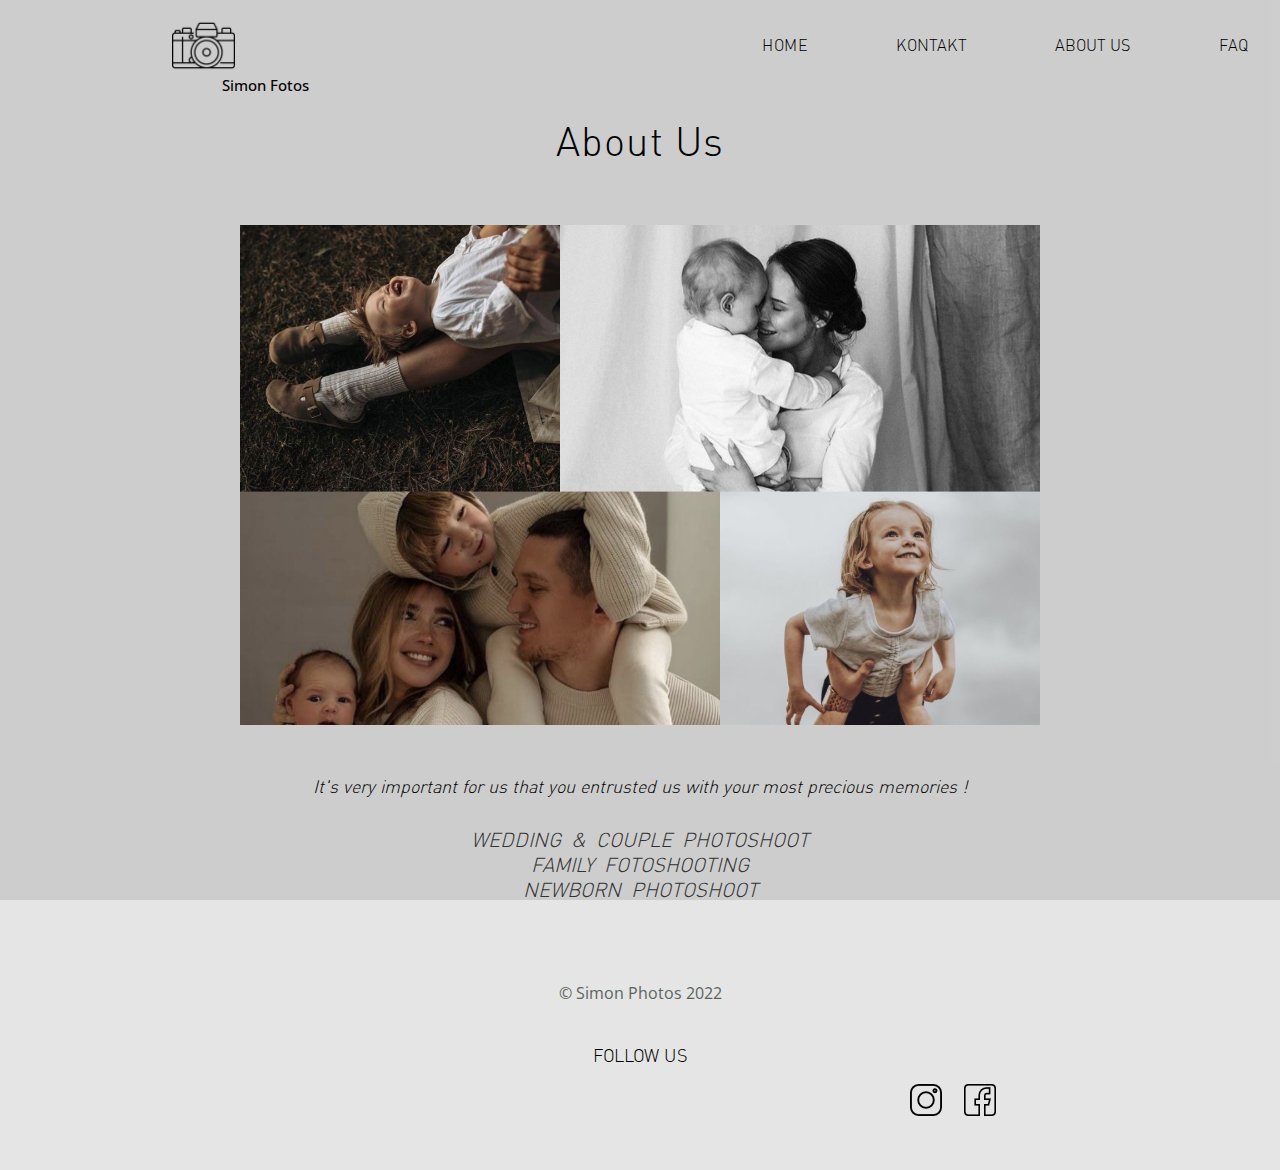
<file: 07.09.2022/index.html>
<!DOCTYPE html>
<html lang="en">

<head>
    <meta charset="UTF-8">
    <meta http-equiv="X-UA-Compatible" content="IE=edge">
    <meta name="viewport" content="width=device-width, initial-scale=1.0">
    <link rel="stylesheet" href="./css/style.css">
    <title>&#10046 Simon Photos</title>
</head>

<body>
    <header>
        <div class="logo"></div>
        <p class="logo_name">Simon Fotos</p>
        <nav>
            <ul class="header_menu_list">
                <li> <a href="./home.html">HOME</a></li>
                <li><a href="#"></a>KONTAKT</li>
                <li><a href="#"></a>ABOUT US</li>
                <li><a href="#"></a>FAQ</li>
            </ul>
        </nav>
    </header>
    <main>
        <section class="main_content">
            <div class="text">
                <h1 class="title">About Us</h1>
                <div class="fotoshoot_img"></div>
                <p class="text_inner">It's very important for us that you entrusted us with your most precious memories
                    !</p>
                <p class="description">
                    WEDDING & COUPLE PHOTOSHOOT<br>
                    FAMILY FOTOSHOOTING<br>
                    NEWBORN PHOTOSHOOT
                </p>
            </div>
        </section>
    </main>
    <footer>
        <p class="footer_text">© Simon Photos 2022</p>
        <p class="following_paths">FOLLOW US</p>
        <div class="instagram_icon"></div>
        <div class="facebook_icon"></div>
    </footer>
</body>

</html>
</file>
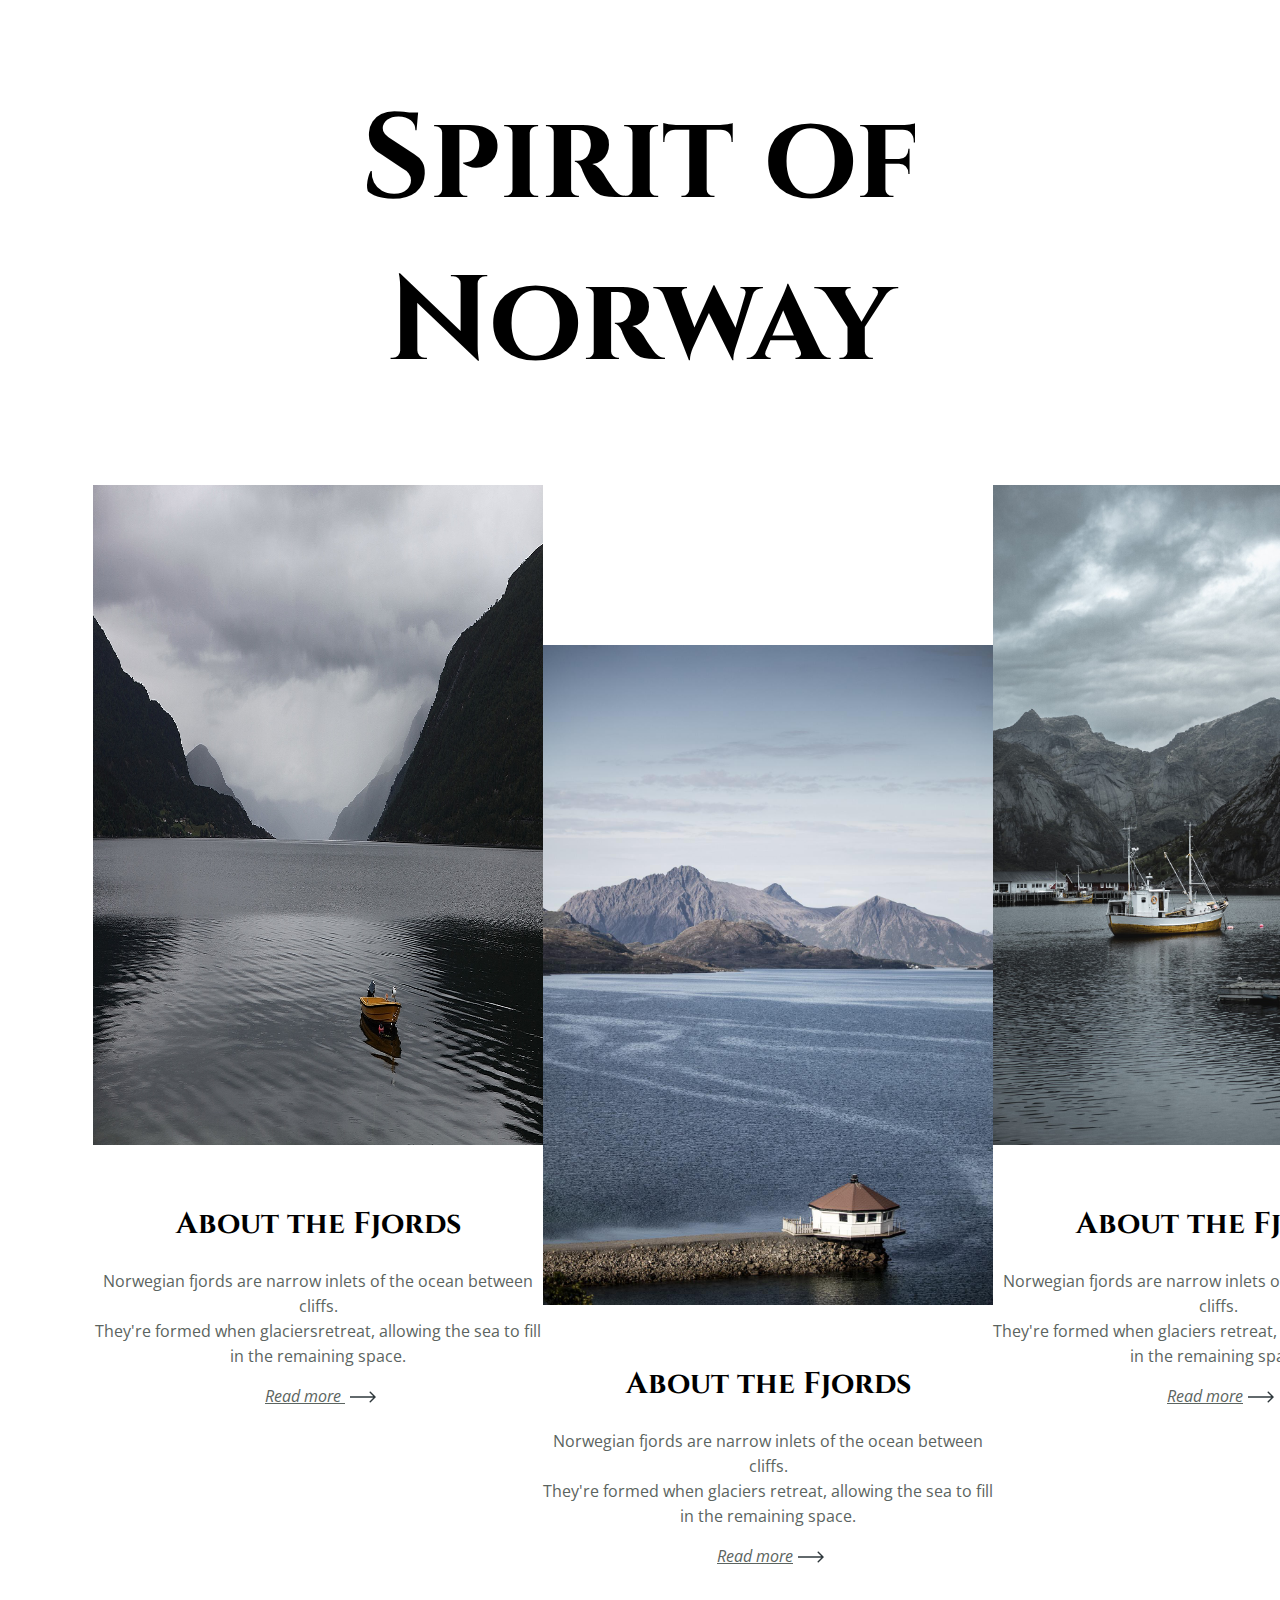
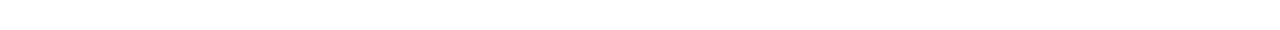
<file: 12.09.2022/index.html>
<!DOCTYPE html>
<html lang="en">

<head>
    <meta charset="UTF-8">
    <meta http-equiv="X-UA-Compatible" content="IE=edge">
    <meta name="viewport" content="width=device-width, initial-scale=1.0">
    <link rel="stylesheet" href="./css/style.css">
    <title>Norway</title>
</head>

<body>
    <div class="block">
        <div class="block__body">
            <div class="block__title">
                <h1 class="title">Spirit of Norway</h1>
            </div>
            <div class="block__row">
                <div class="block__column">
                    <img class="block__img" src="./img/card_3.jpg" alt="Fjord">
                    <h2 class="block__subtitle">
                        About the Fjords
                    </h2>
                    <p class="block__text">
                        Norwegian fjords are narrow inlets of the ocean between cliffs.<br>
                        They're formed when glaciersretreat, allowing the sea to fill<br>
                        in the remaining space.
                    </p>
                    <a class="block__link" href="#">Read more </a>
                </div>
                <div class="block__column-second">
                    <img class="block__img" src="./img/card_2.jpg" alt="Fjord">
                    <h2 class="block__subtitle">
                        About the Fjords
                    </h2>
                    <p class="block__text">
                        Norwegian fjords are narrow inlets of the ocean between cliffs.<br>
                        They're formed when glaciers retreat, allowing the sea to fill<br>
                        in the remaining space.
                    </p>
                    <a class="block__link" href="#">Read more</a>
                </div>
                <div class="block__column">
                    <img class="block__img" src="./img/card_1.jpg" alt="Fjord">
                    <h2 class="block__subtitle">
                        About the Fjords
                    </h2>
                    <p class="block__text">
                        Norwegian fjords are narrow inlets of the ocean between cliffs.<br>
                        They're formed when glaciers retreat, allowing the sea to fill<br>
                        in the remaining space.
                    </p>
                    <a class="block__link" href="#">Read more</a>
                </div>
            </div>
        </div>
    </div>
</body>

</html>
</file>
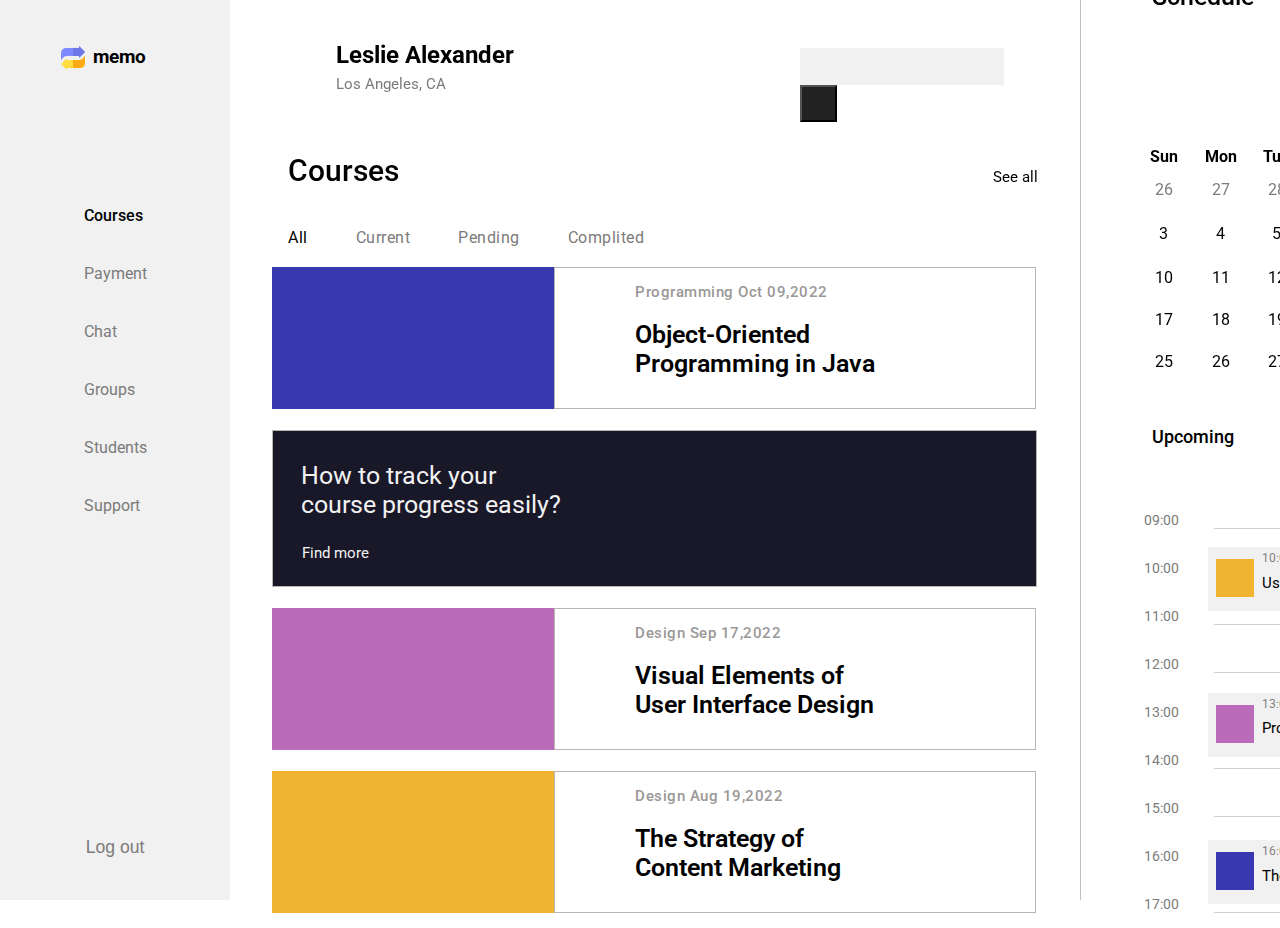
<file: 19.09.2022/index.html>
<!DOCTYPE html>
<html lang="en">

<head>
    <meta charset="UTF-8">
    <meta http-equiv="X-UA-Compatible" content="IE=edge">
    <meta name="viewport" content="width=device-width, initial-scale=1.0">
    <link rel="stylesheet" href="./css/style.css">
    <link rel="stylesheet"
    href="https://maxst.icons8.com/vue-static/landings/line-awesome/line-awesome/1.3.0/css/line-awesome.min.css" />
    <title>Edu Project</title>
</head>

<body>
    <aside class="menu">
        <h3 class="logo">memo</h3>

        <nav class="nav">
            <ul class="nav__list">
                <li class="nav__item-first">
                    <a class="nav__link" href="#">
                        <span class="icon__first">
                            <i class="las la-book"></i>
                        </span>
                        <span class="nav__text">Courses</span>
                    </a>
                </li>
                <li class="nav__item">
                    <a href="#">
                        <span class="icon"><i class="las la-credit-card"></i> </span>
                        Payment
                    </a>
                </li>
                <li class="nav__item">
                    <a href="#">
                        <span class="icon"><i class="las la-comment-alt"></i> </span>
                        Chat
                    </a>
                </li>
                <li class="nav__item">
                    <a href="#">
                        <span class="icon"><i class="las la-user"></i> </span>
                        Groups
                    </a>
                </li>
                <li class="nav__item">
                    <a href="#">
                        <span class="icon"><i class="las la-graduation-cap"></i> </span>
                        Students
                    </a>
                </li>
                <li class="nav__item">
                    <a href="#">
                        <span class="icon"><i class="las la-volume-up"></i> </span>
                        Support
                    </a>
                </li>
            </ul>
        </nav>
        <button class="button">
            <span class="icon">
                <i class="las la-sign-out-alt"></i>
            </span>
            Log out
        </button>
    </aside>
    <nav>
        <div class="card">
            <span class="card__avatar">
                <i class="lar la-user-circle"></i>
            </span>
            <div class="card__row">
                <h2 class="card__title">Leslie Alexander</h2>
                <p class="card__lage">Los Angeles, CA</p>
            </div>
            <form class="input">
                <input type="text" name="text" class="search" />
                <button class="button__search">
                    <i class="las la-search"></i>
                </button>
            </form>
        </div>
    </nav>
    <div class="courses">
        <span class="courses__title">Courses</span>
        <span class="courses__link">See all</span>
    </div>
    <ul class="list__item">
        <li class="list__item-first">All</li>
        <li>Current</li>
        <li>Pending</li>
        <li>Complited</li>
    </ul>
    <main class="main__content">
        <div class="block">
            <div class="img"></div>
            <div class="block__text">
                <p class="block__text-title">Programming Oct 09,2022</p>
                <p class="block__text-content">Object-Oriented Programming in Java</p>
            </div>
        </div>
        <div class="block__second">
            <p class="block__text-title2">
                How to track your course progress easily?
            </p>
            <p class="link__findmore">Find more</p>
        </div>
        <div class="block">
            <div class="img__secong"></div>
            <div class="block__text">
                <p class="block__text-title">Design Sep 17,2022</p>
                <p class="block__text-content">
                    Visual Elements of User Interface Design
                </p>
            </div>
        </div>
        <div class="block">
            <div class="img__third"></div>
            <div class="block__text">
                <p class="block__text-title">Design Aug 19,2022</p>
                <p class="block__text-content">The Strategy of Content Marketing</p>
            </div>
        </div>
        <div class="border__line"></div>
    </main>
    <section class="timetable">
        <p class="schedule">Schedule</p>
        <div class="months">
            <select name="month">
                <option selected value="month">Month</option>
                <option value="januar">January</option>
                <option value="february">February</option>
                <option value="march">March</option>
                <option value="april">April</option>
                <option value="may">May</option>
                <option value="june">June</option>
                <option value="july">July</option>
                <option value="august">August</option>
                <option value="september">September</option>
                <option value="october">October</option>
                <option value="november">November</option>
                <option value="december">December</option>
            </select>
        </div>
    </section>
    <table class="calendar">
        <thead>
            <tr>
                <th>Sun</th>
                <th>Mon</th>
                <th>Tue</th>
                <th>Wed</th>
                <th>Thu</th>
                <th>Fri</th>
                <th>Sat</th>
            </tr>
        </thead>
        <tbody>
            <tr>
                <td class="calendar__item--gray">26</td>
                <td class="calendar__item--gray">27</td>
                <td class="calendar__item--gray">28</td>
                <td class="calendar__item--gray">29</td>
                <td class="calendar__item--gray">30</td>
                <td class="calendar__item">1</td>
                <td class="calendar__item">2</td>
            </tr>
            <tr>
                <td class="calendar__item">3</td>
                <td class="calendar__item">4</td>
                <td class="calendar__item">5</td>
                <td class="calendar__item main__date">6</td>
                <td class="calendar__item">7</td>
                <td class="calendar__item">8</td>
                <td class="calendar__item">9</td>
            </tr>
            <tr>
                <td class="calendar__item">10</td>
                <td class="calendar__item">11</td>
                <td class="calendar__item">12</td>
                <td class="calendar__item">13</td>
                <td class="calendar__item">14</td>
                <td class="calendar__item">15</td>
                <td class="calendar__item">16</td>
            </tr>
            <tr>
                <td class="calendar__item">17</td>
                <td class="calendar__item">18</td>
                <td class="calendar__item">19</td>
                <td class="calendar__item">20</td>
                <td class="calendar__item">21</td>
                <td class="calendar__item">22</td>
                <td class="calendar__item">23</td>
            </tr>
            <tr>
                <td class="calendar__item">25</td>
                <td class="calendar__item">26</td>
                <td class="calendar__item">27</td>
                <td class="calendar__item">28</td>
                <td class="calendar__item">29</td>
                <td class="calendar__item">30</td>
                <td class="calendar__item">31</td>
            </tr>
        </tbody>
    </table>
    <div class="section">
        <p class="upcoming">Upcoming</p>
        <button class="button__second">...</button>
    </div>
    <ul class="list__timetable">
        <li class="list__timetable-hour">09:00</li>
        <li class="list__timetable-hour">10:00</li>
        <li class="list__timetable-hour">11:00</li>
        <li class="list__timetable-hour">12:00</li>
        <li class="list__timetable-hour">13:00</li>
        <li class="list__timetable-hour">14:00</li>
        <li class="list__timetable-hour">15:00</li>
        <li class="list__timetable-hour">16:00</li>
        <li class="list__timetable-hour">17:00</li>
    </ul>
    <div class="last__block">
        <div class="last__block-first">
            <div class="last__block-img"></div>
            <time class="time__listing">10:00 - 10:30</time>
            <p class="subject">User Interface Design</p>
        </div>
        <div class="last__block-second">
            <div class="last__block-img2"></div>
            <time class="time__listing">13:00 - 13:30</time>
            <p class="subject">Programming in Java</p>
        </div>
        <div class="last__block-third">
            <div class="last__block-img3"></div>
            <time class="time__listing">16:00 - 16:30</time>
            <p class="subject">The Strategy of Marketing</p>
        </div>
    </div>
</body>

</html>
</file>
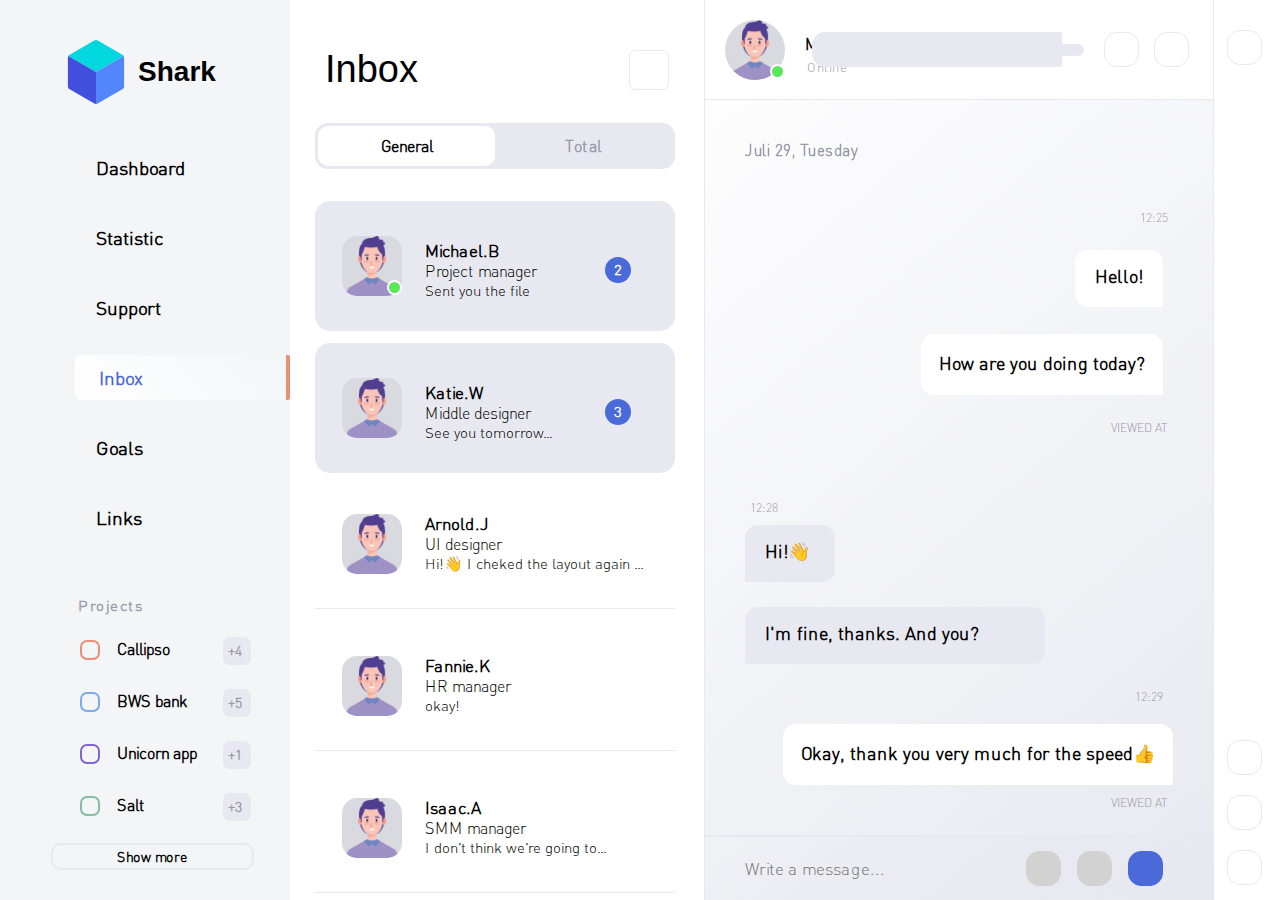
<file: 28.09.2022/index.html>
<!DOCTYPE html>
<html lang="en">

<head>
    <meta charset="UTF-8">
    <meta http-equiv="X-UA-Compatible" content="IE=edge">
    <meta name="viewport" content="width=device-width, initial-scale=1.0">
    <link rel="stylesheet" href="./css/style.css">
    <link rel="stylesheet"
        href="https://maxst.icons8.com/vue-static/landings/line-awesome/line-awesome/1.3.0/css/line-awesome.min.css" />
    <title>Shark App</title>
</head>

<body>
    <button class="burger" onclick="toggleMenu()"><i class="las la-grip-lines-vertical"></i></button>
    <aside class="menu">
        <div class="logo">
            <h3 class="logo__title">Shark</h3>
        </div>
        <nav class="nav">
            <ul class="nav__list">
                <li class="nav__item">
                    <a class="nav__link" href="#">
                        <span><i class="lab la-buffer"></i></span>
                        <p class="menu__item">Dashboard</p>
                    </a>
                </li>
                <li class="nav__item">
                    <a class="nav__link" href="#">
                        <span><i class="las la-chart-bar"></i></span>
                        <p class="menu__item">Statistic</p>
                    </a>
                </li>
                <li class="nav__item">
                    <a class="nav__link" href="#">
                        <span><i class="lab la-discourse"></i></span>
                        <p class="menu__item">Support</p>
                    </a>
                </li>
                <li class="nav__item">
                    <a class="nav__link nav__link--active" href="#">
                        <span><i class="las la-inbox"></i></span>
                        <p class="menu__item">Inbox</p>
                    </a>
                </li>
                <li class="nav__item">
                    <a class="nav__link" href="#">
                        <span><i class="las la-rocket"></i></span>
                        <p class="menu__item">Goals</p>
                    </a>
                </li>
                <li class="nav__item">
                    <a class="nav__link" href="#">
                        <span><i class="las la-link"></i></span>
                        <p class="menu__item">Links</p>
                    </a>
                </li>
            </ul>
        </nav>
        <nav class="navigation">
            <ul class="nav__list">
                <h4 class="caption">Projects</h4>
                <li class="nav__item-second">
                    <a href="#">
                        <span class="icon__item square__orange"></span>
                        Callipso<span class="amount__messages">+4</span>
                    </a>
                </li>
                <li class="nav__item-second">
                    <a href="#">
                        <span class="icon__item square__blue"></span>
                        BWS bank<span class="amount__messages">+5</span>
                    </a>
                </li>
                <li class="nav__item-second">
                    <a href="#">
                        <span class="icon__item square__violet"></span>
                        Unicorn app<span class="amount__messages">+1</span>
                    </a>
                </li>
                <li class="nav__item-second">
                    <a href="#">
                        <span class="icon__item square__green"></span>
                        Salt<span class="amount__messages">+3</span>
                    </a>
                </li>
            </ul>
        </nav>
        <button class="button" type="button">Show more</button>
    </aside>
    <main>
        <section class="inbox">
            <div class="inbox__title-wrp">
                <h2 class="inbox__title">Inbox</h2>
                <button class="inbox__button" type="button">
                    <i class="las la-plus"></i>
                </button>
            </div>
            <div class="inbox__switcher">
                <button class="inbox__switcher-button--active">General</button>
                <button class="inbox__switcher-button">Total</button>
            </div>
            <ul class="list">
                <div class="online__pointer"></div>
                <div class="item">
                    <div class="image">
                        <figure class="avatar-container">
                            <img src="./icon/junge2.png" alt="avatar__img" class="avatar" />
                    </div>
                    <div class="user__desc">
                        <p class="user__name">Michael.B</p>
                        <p class="user__position">Project manager</p>
                        <div class="user__amount--message">2</div>
                        <p class="user__message">Sent you the file</p>
                    </div>
                </div>

                <div class="item">
                    <div class="image">
                        <figure class="avatar-container">
                            <img src="./icon/junge2.png" alt="avatar__img" class="avatar" />
                    </div>
                    <div class="user__desc">
                        <p class="user__name">Katie.W</p>
                        <p class="user__position">Middle designer</p>
                        <div class="user__amount--message">3</div>
                        <p class="user__message">See you tomorrow...</p>
                    </div>

                    <div class="item item-another">
                        <div class="image">
                            <figure class="avatar-container">
                                <img src="./icon/junge2.png" alt="avatar__img" class="avatar" />
                        </div>
                        <div class="user__desc user__desc-another">
                            <p class="user__name">Arnold.J</p>
                            <p class="user__position">UI designer</p>
                            <p class="user__message">Hi!&#128075 I cheked the layout again ...</p>
                        </div>
                    </div>

                    <div class="item item-another">
                        <div class="image">
                            <figure class="avatar-container">
                                <img src="./icon/junge2.png" alt="avatar__img" class="avatar" />
                        </div>
                        <div class="user__desc user__desc-another">
                            <p class="user__name">Fannie.K</p>
                            <p class="user__position">HR manager</p>
                            <p class="user__message">okay!</p>
                        </div>
                    </div>

                    <div class="item item-another">
                        <div class="image">
                            <figure class="avatar-container">
                                <img src="./icon/junge2.png" alt="avatar__img" class="avatar" />
                        </div>
                        <div class="user__desc user__desc-another">
                            <p class="user__name">Isaac.A</p>
                            <p class="user__position">SMM manager</p>
                            <p class="user__message">I don't think we're going to...</p>
                        </div>
                    </div>

                    <div class="item item-another">
                        <div class="image">
                            <figure class="avatar-container">
                                <img src="./icon/junge2.png" alt="avatar__img" class="avatar" />
                        </div>
                        <div class="user__desc user__desc-another">
                            <p class="user__name">Jacob</p>
                            <p class="user__position">UX designer</p>
                            <p class="user__message">Sorry,Friend! I won't do it..</p>
                        </div>
                    </div>

                    <div class="item item-another">
                        <div class="image">
                            <figure class="avatar-container">
                                <img src="./icon/junge2.png" alt="avatar__img" class="avatar" />
                        </div>
                        <div class="user__desc user__desc-another">
                            <p class="user__name">Lisa.O</p>
                            <p class="user__position">Project manager</p>
                            <p class="user__message">Sent you the file</p>
                        </div>
                    </div>

                    <div class="item item-another">
                        <div class="image">
                            <figure class="avatar-container">
                                <img src="./icon/junge2.png" alt="avatar__img" class="avatar" />
                        </div>
                        <div class="user__desc user__desc-another">
                            <p class="user__name">Michael.B</p>
                            <p class="user__position">Project manager</p>
                            <p class="user__message">Sent you the file</p>
                        </div>
                    </div>

                    <div class="item item-another">
                        <div class="image">
                            <figure class="avatar-container">
                                <img src="./icon/junge2.png" alt="avatar__img" class="avatar" />
                        </div>
                        <div class="user__desc user__desc-another">
                            <p class="user__name">Michael.B</p>
                            <p class="user__position">Project manager</p>
                            <p class="user__message">Sent you the file</p>
                        </div>
                    </div>

                    <div class="item item-another">
                        <div class="image">
                            <figure class="avatar-container">
                                <img src="./icon/junge2.png" alt="avatar__img" class="avatar" />
                        </div>
                        <div class="user__desc user__desc-another">
                            <p class="user__name">Michael.B</p>
                            <p class="user__position">Project manager</p>
                            <p class="user__message">Sent you the file</p>
                        </div>
                    </div>

                    <div class="image">
                        <figure class="avatar-container">
                            <img src="./icon/junge2.png" alt="avatar__img" class="avatar" />
                    </div>
                    <div class="user__desc user__desc-another">
                        <p class="user__name">Michael.B</p>
                        <p class="user__position">Project manager</p>
                        <p class="user__message">Sent you the file</p>
                    </div>
                    </li>
            </ul>
        </section>
        <section class="chat">
            <header class="chat-header">
                <div class="chat__user">
                    <figure class="user-container">
                        <img src="./icon/junge2.png" alt="avatar" class="user-img">
                    </figure>
                    <div class="user__online__pointer"></div>
                    <p class="header__user__name">Michael.B</p>
                    <p class="user__web__icon">Online</p>
                </div>
                <div class="wrapper__btn">
                    <input class="input__text" type="text">
                    <span class="input__icon"><i class="lab la-sistrix"></i></span>
                    <button class="header__audio__btn" type="button">
                        <i class="las la-microphone"></i>
                    </button>
                    <button class="header__video__btn" type="button">
                        <i class="las la-video"></i>
                    </button>
                </div>

            </header>
            <ul class="correspondence">
                <li class="list__date">Juli 29, Tuesday</li>
                <time class="list__time-right">12:25</time>
                <li class="letter__list--right">Hello!</li>
                <li class="letter__list--left">How are you doing today?</li>
                <span class="viewed__right">viewed at</span>
                <time class="list__time-left">12:28</time>
                <li class="letter__list-left">Hi!&#128075 </li>
                <li class="letter__list__left--second">I'm fine, thanks. And you?</li>
                <time class="list__time--right">12:29</time>
                <li class="letter__list__right--second">Okay, thank you very much for the speed&#128077</li>
                <span class="viewed-right">viewed at</span>
                <time class="list__time__left--second">12:30</time>
                <li class="letter__list__left--third">Catch &#128522</li>
                <li class="letter__list__left--fourth">
                    <span class="icon__file"><i class="las la-file-excel"></i></span>
                    <p class="file__doc">Brief.doc</p>
                    <p class="file__weight">148 KB</p>
                </li>
                <li></li>
                <li></li>
                <li></li>
                <li></li>
            </ul>
            <section class="chat-footer">
                <input class="placeholder__message" type="text" placeholder="Write a message...">
                <div class="chat__footer__btn">
                    <button class="footer__image__btn">
                        <i class="las la-image"></i>
                    </button>
                    <button class="footer__auduo__btn">
                        <i class="las la-microphone"></i>
                    </button>
                    <button class="footer__message__btn">
                        <i class="las la-paper-plane"></i>
                    </button>
                </div>
            </section>
        </section>
        <section class="sidebar">
            <div class="sidebar__btn">
                <button class="points__btn">
                    <i class="las la-ellipsis-h"></i>
                </button>
                <button class="warning__btn">
                    <i class="las la-exclamation-circle"></i>
                </button>
                <button class="notification__btn">
                    <i class="las la-bell-slash"></i>
                </button>
                <button class="trash__btn">
                    <i class="las la-trash-alt"></i>
                </button>
            </div>
        </section>
    </main>
    <script>
        function toggleMenu() {
            const menu = document.querySelector(".menu");
            const burger = document.querySelector(".burger");

            menu.classList.toggle("menu--open");
            burger.classList.toggle("burger--open");
        }
    </script>
</body>

</html>
</file>
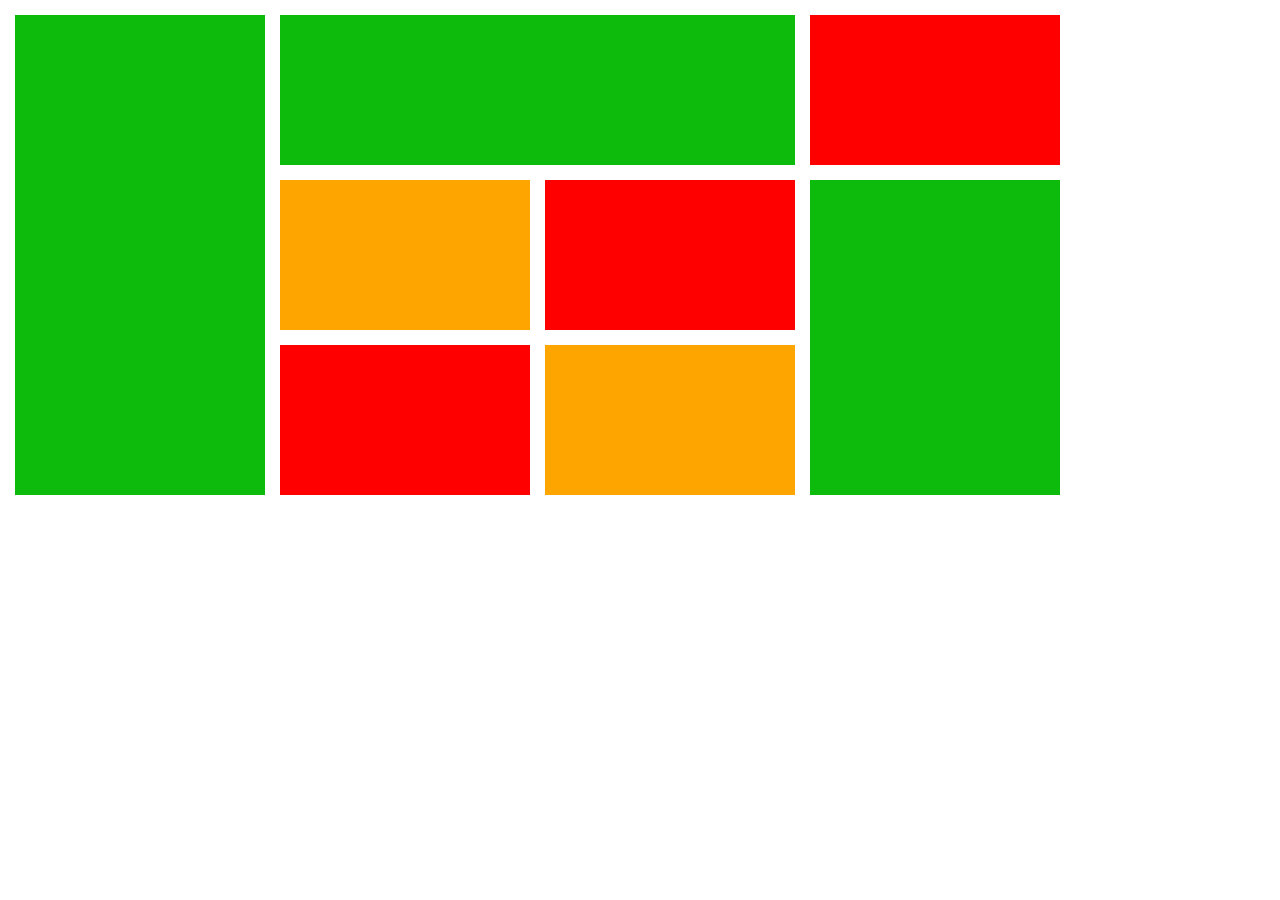
<file: 30.09.2022/index.html>
<!DOCTYPE html>
<html lang="en">

<head>
    <meta charset="UTF-8">
    <meta http-equiv="X-UA-Compatible" content="IE=edge">
    <meta name="viewport" content="width=device-width, initial-scale=1.0">
    <link rel="stylesheet" href="./css/style.css">
    <title>Grid Example</title>
</head>

<body>
    <div class="grid">
        <aside></aside>
        <header></header>
        <div class="grid__container1"></div>
        <div class="grid__container2"></div>
        <div class="grid__container3"></div>
        <div class="grid__container4"></div>
        <section></section>
        <div class="sidebar"></div>
    </div>
</body>

</html>
</file>
<file: 07.09.2022/css/style.css>
@import url('https://fonts.googleapis.com/css2?family=Open+Sans:wght@300;400;600&display=swap');

@font-face {
    font-family: 'DIN';
    src: url('../fonts/DIn_Light_regular.ttf');
}

@font-face {
    font-family: 'Hadlee';
    src: url('../fonts/fonts/Handlee-Regular.ttf');
}

:root {
    --white-color: #FFFFFF;
    --black-color: #000000;
    --gray-dark-color: #333333;
    --beige-color: #e2d9c4;
    --gray-color: #5B6460;
}

html,
body {
    background-color: var(--beige-color);
    background: rgba(0, 0, 0, 0.1);
    width: 100%;
    height: 100%;
    margin: 0%;
}

header {
    width: 95%;
    height: 10%;
    display: flex;
    justify-content: space-between;
    align-items: center;
    margin: 0 auto;
}

.logo {
    width: 15%;
    height: 70%;
    background-image: url('../img/logo.png');
    background-position: center;
    background-repeat: no-repeat;
    background-size: contain;
    margin-left: 80px;
    position: relative;
}

.logo_name {
    position: absolute;
    top: 65px;
    left: 222px;
    font-family: 'Open Sans', sans-serif;
    font-weight: 500;
    font-size: 15px;
    line-height: 10px;

}

header>nav {
    width: 40%;
    height: 100%;
}

.header_menu_list {
    font-family: 'DIN';
    font-style: normal;
    font-weight: 500;
    font-size: 16px;
    line-height: 19px;
    width: 100%;
    height: 100%;
    margin: 0;
    padding: 0;
    display: flex;
    justify-content: space-between;
    align-items: center;
    list-style: none;
}

.header_menu_list a {
    color: var(--black-color);
    text-decoration: none;
}

.main_content {
    display: flex;
    justify-content: center;
}

.fotoshoot_img {
    background-image: url('../img/collage.jpg');
    background-size: 100%;
    width: 800px;
    height: 500px;
    margin-top: 60px;
}

.title {
    text-align: center;
    font-family: 'DIN';
    font-size: 40px;
    font-weight: 500;
    letter-spacing: 1px;
}

.text_inner {
    margin-top: 50px;
    text-align: center;
    font-family: 'DIN';
    font-style: italic;
    font-size: 18px;
}

.description {
    margin-top: 30px;
    text-align: center;
    font-family: 'DIN';
    font-style: italic;
    color: var(--gray-dark-color);
    font-size: 20px;
    word-spacing: 5px;
}

.footer_text {
    margin-top: 60px;
    text-align: center;

    font-family: 'Open Sans', sans-serif;
    color: var(--gray-color);
}

.following_paths {
    text-align: center;
    margin-top: 40px;
    font-family: 'DIN';
    font-size: 18px;
}

.instagram_icon {
    background-image: url('../icons/instagram.png');
    block-size: 100%;
    background-repeat: no-repeat;
    width: 32px;
    height: 32px;
    margin-left: 910px;
}

.facebook_icon {
    background-image: url('../icons/facebook.png');
    background-repeat: no-repeat;
    block-size: 100%;
    width: 32px;
    height: 32px;
    margin-left: 18px;
}

footer>div {
    display: inline-block;
    margin-bottom: 50px;
}
</file>
<file: 12.09.2022/css/style.css>
@import url('https://fonts.googleapis.com/css2?family=Roboto:ital,wght@0,300;1,300&display=swap');
@import url('https://fonts.googleapis.com/css2?family=Open+Sans:ital,wght@0,300;0,400;1,300;1,400&display=swap');
@import url('https://fonts.googleapis.com/css2?family=Cinzel:wght@400;500;600&display=swap');

:root {
    --black-color: #000000;
    --white-color: #FFFFFF;
    --gray-color: #5b6460;
}

.block__body {
    padding: 85px;
    padding-top: 0;
}

.block__title {
    text-align: center;
    font-family: 'Cinzel', sans-serif;
    font-weight: 700;
    font-size: 60px;
}

.block__row {
    display: flex;
    justify-content: space-around;
}

.block__img {
    width: 450px;
    height: 660px;
}

.block__column-second {
    margin-top: 10em;
    text-align: center;
}

.block__column {
    text-align: center;
}

.block__subtitle {
    font-family: 'Cinzel';
    position: relative;
    top: 30px;
    font-size: 30px;
}

.block__text {
    font-family: 'Open Sans', sans-serif;
    color: var(--gray-color);
    font-weight: 400;
    font-size: 16px;
    line-height: 25px;
    position: relative;
    top: 30px;
}

.block__link {
    font-family: 'Open Sans', sans-serif;
    font-style: italic;
    color: var(--gray-color);
    position: relative;
    top: 30px;
    font-size: 16px;
}

.block__link:hover {
    color: var(--black-color);
}

.block__link::after {
    content: url('../icons/arrow-right-1.png');
    position: relative;
    top: 1px;
    left: 5px;
}
</file>
<file: 19.09.2022/css/style.css>
@import url("https://fonts.googleapis.com/css2?family=Roboto:wght@100;300;400;500;700;900&display=swap");

body {
  font-family: "Roboto", sans-serif;
  margin: 0;
}

.logo {
  margin-right: 15px;
  color: #000000;
}

.logo::before {
  content: url("../icons/logo.png");
  position: relative;
  top: 7px;
  right: 8px;
}

.menu {
  position: fixed;
  top: 0;
  left: 0;
  height: 100%;
  width: 230px;
  background: #f1f1f1;
  display: flex;
  flex-direction: column;
  align-items: center;
  justify-content: space-between;
  padding: 20px 0 40px 0;
  box-sizing: border-box;
  color: #7b7b7b;
}

.nav {
  padding-bottom: 200px;
}

.nav__item {
  list-style: none;
}

.nav__item:not(:last-child) {
  margin-bottom: 30px;
}

.nav__list {
  padding: 0;
}

.nav__item:hover {
  border-left: 3px solid black;
  transform: scale(1);
  transition-duration: 500ms;
}

.button {
  border: none;
  background: transparent;
  font-size: 1.1rem;
  font-weight: 500;
  color: #7b7b7b;
  cursor: pointer;
}

.icon {
  font-size: 1.5rem;
  position: relative;
  top: 4px;
}

a {
  text-decoration: none;
  color: #7b7b7b;
}

.nav__text {
  color: black;
  font-weight: 500;
}

.icon__first {
  color: black;
  font-size: 1.5rem;
  font-weight: 600;
}

.nav__item-first {
  list-style: none;
  margin-bottom: 30px;
}

.card {
  position: relative;
}
.card__row {
  display: flex;
  flex-direction: column;
  margin-left: 21em;
  height: 100%;
  padding-top: 1.3em;
  position: relative;
}

.card__lage {
  position: absolute;
  top: 60px;
  font-size: 15px;
  color: #7b7b7b;
}

.card__avatar {
  margin-left: 5.5em;
  font-size: 50px;
  position: absolute;
  top: 40px;
}

.input {
  position: absolute;
  top: 3em;
  left: 50em;
}
.search {
  height: 35px;
  width: 15em;
  background-color: #f1f1f1;
  color: #7b7b7b;
  border: none;
}

.button__search {
  margin-right: -20em;
  height: 37px;
  width: 37px;
  background-color: #232222;
  color: aliceblue;
  border-radius: none;
  cursor: pointer;
}

.courses {
  margin-left: 18em;
  margin-top: 4em;
  position: relative;
}
.courses__title {
  font-weight: 500;
  font-size: 30px;
}
.courses__link {
  position: absolute;
  top: 15px;
  left: 47em;
  color: #000000;
  font-size: 15px;
  cursor: pointer;
}

.list__item {
  display: flex;
  gap: 3rem;
  margin-left: 15.5em;
  margin-top: 2.5em;
  list-style-type: none;
  color: #7b7b7b;
  letter-spacing: 0.5px;
  cursor: pointer;
}

.list__item-first {
  color: #000000;
}

.img {
  width: 280px;
  height: 140px;
  background-color: #3838b1;
  border: 1px solid#3838b1;
}

.block {
  margin-top: 1.3rem;
  margin-left: 17em;
  display: flex;
  align-items: center;
}

.block__text {
  border: 1px solid #bdb4b4;
  width: 30em;
  height: 140px;
  position: relative;
}

.block__text-title {
  padding-left: 5rem;
  color: #9b9898;
  font-weight: 500;
  font-size: 15px;
  letter-spacing: 0.5px;
}
.block__text-content {
  position: absolute;
  top: 27px;
  padding-left: 5rem;
  width: 10em;
  font-weight: 600;
  font-size: 25px;
}

.block__second {
  margin-top: 1.3rem;
  margin-left: 17em;
  border: 1px solid #bdb4b4;
  width: 763px;
  height: 155px;
  color: #f1f1f1;
  background-color: #191829;
}

.block__text-title2 {
  margin-top: 30px;
  padding-left: 28px;
  width: 11em;
  font-size: 25px;
}

.img__secong {
  width: 280px;
  height: 140px;
  background-color: #ba6bb9;
  border: 1px solid #ba6bb9;
}

.img__third {
  width: 280px;
  height: 140px;
  background-color: #f0b430;
  border: 1px solid #f0b430;
}

.border__line {
  position: absolute;
  margin-left: 67.5em;
  border-left: 1px solid #c4bebe;
  height: 100%;
  top: 0;
}

.timetable {
  position: absolute;
  bottom: 54em;
  left: 72em;
  display: flex;
  gap: 8rem;
}

.schedule {
  color: #000000;
  font-weight: 500;
  font-size: 25px;
}
.months {
  align-self: center;
}

select {
  border: 1px solid #c4bebe;
  border-radius: 6px;
  width: 6.2rem;
  height: 2.3rem;
  font-size: 15px;
  color: #827e7e;
}

.calendar {
  position: absolute;
  left: 71em;
  top: 9em;
}

.calendar__item:hover {
  background-color: lightgray;
  cursor: pointer;
}

table {
  text-align: center;
  width: 22em;
  height: 15em;
}

.calendar__item--gray {
  color: #7b7b7b;
}

.main__date {
  border: 1px solid black;
  width: 2.5em;
  background-color: #000000;
  color: #f1f1f1;
}

.link__findmore {
  padding-left: 29px;
  font-size: 15px;
  cursor: pointer;
}

.section {
  position: absolute;
  top: 25.5em;
  left: 72em;
  display: flex;
  gap: 14.5rem;
}

.upcoming {
  font-weight: 500;
  font-size: 18px;
}

.button__second {
  width: 40px;
  height: 22px;
  margin-top: 10px;
  color: #7b7b7b;
  border: none;
  border-radius: 5px;
  font-size: 25px;
  background-color: transparent;
  cursor: pointer;
}

.list__timetable {
  position: absolute;
  top: 30em;
  left: 68em;
  list-style-type: none;
}

.list__timetable-hour {
  padding: 16px;
  color: #7b7b7b;
  font-size: 14px;
}

.list__timetable-hour:after {
  content: "";
  width: 20em;
  height: 1px;
  background-color: #d2cfcf;
  position: absolute;
  left: 9em;
  display: flex;
}

.last__block-first {
  width: 17em;
  height: 4em;
  background-color: #f1f1f1;
  position: absolute;
  top: 34.2em;
  left: 75.5em;
}

.last__block-second {
  width: 17em;
  height: 4em;
  background-color: #f1f1f1;
  position: absolute;
  top: 43.3em;
  left: 75.5em;
}

.last__block-third {
  width: 17em;
  height: 4em;
  background-color: #f1f1f1;
  position: absolute;
  top: 52.5em;
  left: 75.5em;
}

.last__block-img {
  width: 38px;
  height: 38px;
  background-color: #f0b430;
  position: absolute;
  left: 8px;
  top: 12px;
}

.time__listing {
  font-size: 12px;
  color: #827e7e;
  margin-left: 4.5em;
}

.subject {
  font-size: 15px;
  margin-left: 3.6em;
  position: relative;
  bottom: 0.5em;
}

.last__block-img2 {
  width: 38px;
  height: 38px;
  background-color: #ba6bb9;
  position: absolute;
  left: 8px;
  top: 12px;
}

.last__block-img3 {
  width: 38px;
  height: 38px;
  background-color: #3838b1;
  position: absolute;
  left: 8px;
  top: 12px;
}
</file>
<file: 28.09.2022/css/style.css>
:root {
    --max-hight: 100%;
    --black-color: #000;
    --white-color: #fff;
    --blue-color: #4b6ada;
    --light-blue-color: #f3f5f7;
    --gray-color: #e8e9f0;
    --dark-gray: #979ba7;
    --orange-color: #ea8f78;
    --pale-blue-color: #7eaae9;
    --violet-color: #8366d1;
    --light-green-color: #85bda2;
    --pale-gray-color: #b3b6bb;
    --pale-white-color: #ebf0f2;
    --menu-width: 290px;
  }
  
  @import url("https://fonts.googleapis.com/css2?family=Roboto:wght@100;300;400;500;700;900&display=swap");
  
  @font-face {
    font-family: "din";
    font-style: normal;
    font-weight: 500;
    src: url("../fonts/DIn_Light_regular.ttf");
  }
  
  * {
    padding: 0;
    margin: 0;
    box-sizing: border-box;
    font-family: "din";
    box-sizing: border-box;
  }
  
  html,
  body,
  main,
  aside .inbox,
  .chat,
  .sidebar {
    height: 100%;
  }
  
  .logo {
    display: flex;
    align-items: flex-end;
    position: relative;
    top: 20px;
  }
  
  .logo__title {
    color: var(--black-color);
    font-family: "Roboto", sans-serif;
    font-weight: 600;
    font-size: 28px;
  }
  
  .logo::before {
    content: url("../icon/cube3.png");
    position: relative;
    top: 20px;
    right: 10px;
  }
  
  .menu {
    position: fixed;
    top: 0;
    left: 0;
    height: var(--max-hight);
    width: 290px;
    background: var(--light-blue-color);
    display: flex;
    flex-direction: column;
    align-items: center;
    justify-content: space-between;
    transition: all 0.5s ease-out;
  }
  
  .nav {
    width: 290px;
    padding: 0 0 50px 75px;
  }
  
  .nav__item {
    display: flex;
    flex-direction: row;
    padding-top: 25px;
    list-style: none;
    font-weight: 600;
    font-size: 19px;
  }
  
  .nav__link {
    display: flex;
    align-items: center;
    gap: 1rem;
    text-decoration: none;
    color: var(--black-color);
    border-right: 4px solid transparent;
    height: 45px;
    padding: 5px;
    width: 215px;
  }
  
  .nav__link:hover {
    background: linear-gradient(45deg, white, transparent);
    border-right: 4px solid var(--orange-color);
    border-radius: 7px 2px 2px 7px;
    color: var(--blue-color);
    transition: 200ms;
  }
  
  nav a {
    text-decoration: none;
    color: var(--black-color);
  }
  
  .nav__link--active {
    background: linear-gradient(45deg, white, transparent);
    border-right: 4px solid var(--orange-color);
    border-radius: 7px 2px 2px 7px;
    color: var(--blue-color);
    border-left: 3px solid var(--white-color);
  }
  
  .nav__item-second {
    list-style: none;
    font-weight: 600;
  }
  
  .nav__list {
    margin-top: 24.4%;
  }
  
  .button {
    border: 2px solid var(--gray-color);
    border-radius: 10px;
    font-size: 14px;
    width: 70%;
    height: 4.2%;
    background: transparent;
    font-weight: 600;
    cursor: pointer;
    margin-bottom: 30px;
    margin-left: 15px;
  }
  
  .button:hover {
    opacity: 0.6;
  }
  
  .caption {
    color: var(--dark-gray);
    letter-spacing: 1.5px;
    font-size: 15px;
    position: relative;
    right: 15px;
    bottom: 20px;
  }
  
  .icon__item {
    display: inline-block;
    width: 20px;
    height: 20px;
    border: 2px solid var(--black-color);
    border-radius: 7px;
    position: relative;
    right: 13px;
    top: 5px;
  }
  
  .amount__messages {
    display: flex;
    position: relative;
    width: 28px;
    height: 28px;
    font-size: 14px;
    font-weight: 600;
    color: var(--dark-gray);
    border: 5px solid transparent;
    background: var(--gray-color);
    border-radius: 7px;
    left: 130px;
    bottom: 22px;
  }
  
  .square__orange {
    border: 2px solid var(--orange-color);
  }
  
  .square__blue {
    border: 2px solid var(--pale-blue-color);
  }
  
  .square__violet {
    border: 2px solid var(--violet-color);
  }
  
  .square__green {
    border: 2px solid var(--light-green-color);
  }
  
  .inbox {
    border-right: 1px solid var(--gray-color);
    width: 415px;
    padding: 10px 25px;
  }
  
  main {
    position: absolute;
    top: 0;
    left: 290px;
    width: calc(100% - 290px);
    display: flex;
  }
  
  .chat {
    border-right: 1px solid var(--gray-color);
    width: calc(100% - 421px - 60px);
    display: flex;
    justify-content: space-between;
    flex-direction: column;
    background: linear-gradient(320deg, var(--gray-color), transparent);
  }
  
  .sidebar {
    width: 60px;
  }
  
  .list,
  .correspondence {
    height: 80%;
    overflow-y: scroll;
  }
  
  .correspondence {
    display: flex;
    flex-direction: column;
    height: 100%;
    width: 100%;
  }
  
  .inbox__title-wrp {
    display: flex;
    justify-content: space-between;
    align-items: center;
    position: relative;
    top: 38px;
    padding: 0 10px;
  }
  
  .inbox__title {
    font-weight: 500;
    font-size: 38px;
    font-family: "Roboto", sans-serif;
  }
  
  .inbox__button {
    background: none;
    border: 1px solid var(--gray-color);
    border-radius: 13px;
    border-radius: 6px;
    width: 40px;
    height: 40px;
    font-size: 20px;
    font-weight: 700;
  }
  
  .inbox__button:hover {
    cursor: pointer;
    opacity: 0.6;
  }
  
  .inbox__switcher {
    display: flex;
    background: var(--gray-color);
    padding: 3px;
    border-radius: 13px;
    width: 360px;
    position: relative;
    top: 70px;
  }
  
  .inbox__switcher-button {
    width: 50%;
    border: none;
    border-radius: 10px;
    background: transparent;
    color: var(--dark-gray);
    padding: 10px;
    font-size: 16px;
    font-weight: 600;
    letter-spacing: 0.5px;
  }
  
  .inbox__switcher-button--active {
    width: 50%;
    background: var(--white-color);
    border: none;
    border-radius: 10px;
    font-size: 16px;
    font-weight: 600;
  }
  
  .inbox__switcher-button--active:hover {
    cursor: pointer;
    opacity: 0.5;
  }
  
  .inbox__switcher-button:hover {
    cursor: pointer;
    opacity: 0.5;
    background: var(--white-color);
    color: var(--black-color);
  }
  
  .list {
    position: relative;
    top: 90px;
    width: 360px;
  }
  
  ::-webkit-scrollbar {
    display: none;
  }
  
  .item {
    height: 130px;
    border-radius: 15px;
    background-color: var(--gray-color);
    list-style: none;
    margin-top: 12px;
    cursor: pointer;
  }
  
  .avatar {
   width: 60px;
   height: 60px;
   object-fit: cover;
   border-radius: 15px;
   position: relative;
   top: 35px;
   left: 27px;
   background-color: #d9dadf;
  }
  
  .user__desc {
    display: flex;
    flex-direction: column;
    align-items: flex-start;
    position: relative;
    left: 110px;
    bottom: 25px;
  }
  
  .user__name {
    font-size: 17px;
    font-weight: 600;
  }
  
  .user__message {
    font-size: 15px;
    font-weight: 500;
    color: var(--black-color);
    white-space: nowrap;
    overflow: hidden;
    text-overflow: ellipsis;
  }
  
  .item-another {
    height: 130px;
    border-bottom: 1px solid var(--gray-color);
    border-radius: 0;
    background-color: var(--white-color);
    list-style: none;
  }
  
  .user__desc-another {
    position: relative;
    bottom: 30px;
  }
  
  .user__amount--message {
    position: absolute;
    left: 180px;
    top: 17px;
    border: 3px solid transparent;
    border-left: 9px solid transparent;
    background: var(--blue-color);
    border-radius: 50%;
    height: 26px;
    width: 26px;
    color: var(--white-color);
    font-size: 15px;
    font-weight: 600;
  }
  
  .online__pointer {
    position: absolute;
    height: 15px;
    width: 15px;
    background-color: #59e859;
    border: 2px solid var(--white-color);
    border-radius: 50%;
    left: 72px;
    top: 5.7rem;
    z-index: 1;
  }
  
  .chat-header {
    display: flex;
    justify-content: space-between;
    width: 100%;
    height: 100px;
    background: var(--white-color);
    border-bottom: 1px solid var(--gray-color);
  }
  
  .chat-footer {
    height: 80px;
    background-color: var(--white-color);
  }
  
  .user-img {
    height: 60px;
    width: 60px;
    border-radius: 50%;
    position: relative;
    top: 20px;
    left: 20px;
    background: #d9dadf;
  }
  .header__user__name {
    position: relative;
    bottom: 45px;
    left: 100px;
    font-weight: 600;
    letter-spacing: 0.5px;
    cursor: pointer;
  }
  
  .user__web__icon {
    position: relative;
    bottom: 40px;
    left: 102px;
    font-size: 13px;
    color: var(--dark-gray);
    letter-spacing: 0.5px;
  }
  
  .user__online__pointer {
    position: relative;
    height: 15px;
    width: 15px;
    background-color: #59e859;
    border: 2px solid var(--white-color);
    border-radius: 50%;
    left: 65px;
  }
  
  .user__navigation {
    display: flex;
  }
  
  .input__text {
    margin-right: 20px;
    height: 35px;
    width: 250px;
    background: var(--gray-color);
    border: 1px solid var(--gray-color);
    border-top-left-radius: 13px;
    border-bottom-left-radius: 13px;
  }
  
  .input__icon {
    position: relative;
    right: 20px;
    font-size: 19px;
    background: var(--gray-color);
    border: 6px solid var(--gray-color);
    border-top-right-radius: 13px;
    border-bottom-right-radius: 13px;
    cursor: pointer;
    padding: 0 5px;
    color: var(--dark-gray);
  }
  
  .input__icon:hover {
    opacity: 0.6;
  }
  
  .wrapper__btn {
    display: flex;
    justify-content: flex-end;
    align-items: center;
    position: relative;
    left: 35px;
  }
  
  .header__audio__btn {
    height: 35px;
    width: 35px;
    margin-right: 15px;
    border: 1px solid var(--gray-color);
    background: var(--white-colpor);
    border-radius: 13px;
    font-size: 19px;
    color: var(--dark-gray);
  }
  
  .header__audio__btn:hover {
    cursor: pointer;
    background: var(--gray-color);
  }
  
  .header__video__btn {
    height: 35px;
    width: 35px;
    border: 1px solid var(--gray-color);
    background: var(--white-color);
    border-radius: 13px;
    font-size: 19px;
    color: var(--dark-gray);
  }
  
  .header__video__btn:hover {
    cursor: pointer;
    background: var(--gray-color);
  }
  
  .chat-footer {
    background: linear-gradient(320deg, var(--gray-color), transparent);
    border-top: 2px solid var(--gray-color);
    display: flex;
    justify-content: space-between;
    align-items: center;
  }
  
  .placeholder__message {
    width: 50em;
    margin-left: 40px;
    font-size: 17px;
    font-weight: 500;
    color: var(--dark-gray);
    border: none;
    background: transparent;
    cursor: pointer;
  }
  
  .chat__footer__btn {
    margin-right: 50px;
    display: flex;
    justify-content: center;
    align-items: center;
    gap: 1rem;
  }
  
  .footer__image__btn {
    height: 35px;
    width: 35px;
    border: 1px solid #d2d2d2;
    background: #d2d2d2;
    border-radius: 13px;
    font-size: 19px;
    color: #676464;
  }
  
  .footer__auduo__btn {
    height: 35px;
    width: 35px;
    border: 1px solid #d2d2d2;
    background: #d2d2d2;
    border-radius: 13px;
    font-size: 19px;
    color: #676464;
  }
  
  .footer__message__btn {
    height: 35px;
    width: 35px;
    border: 1px solid var(--blue-color);
    background: var(--blue-color);
    border-radius: 13px;
    font-size: 19px;
    color: var(--white-color);
  }
  
  .footer__image__btn:hover {
    background: var(--white-color);
    border: 1px solid var(--white-color);
    opacity: 0.6;
    cursor: pointer;
  }
  
  .footer__auduo__btn:hover {
    background: var(--white-color);
    border: 1px solid var(--white-color);
    opacity: 0.6;
    cursor: pointer;
  }
  
  .footer__message__btn:hover {
    background: var(--white-color);
    border: 1px solid var(--white-color);
    color: var(--blue-color);
    opacity: 0.6;
    cursor: pointer;
  }
  
  .sidebar__btn {
    display: flex;
    flex-direction: column;
    align-items: center;
  }
  
  .points__btn {
    position: relative;
    top: 30px;
    height: 35px;
    width: 35px;
    border: 1px solid var(--gray-color);
    background: var(--white-color);
    border-radius: 13px;
    font-size: 19px;
    color: var(--black-color);
    font-weight: 600;
    cursor: pointer;
  }
  
  .warning__btn {
    position: absolute;
    bottom: 125px;
    height: 35px;
    width: 35px;
    border: 1px solid var(--gray-color);
    background: var(--white-color);
    border-radius: 13px;
    font-size: 19px;
    color: var(--dark-gray);
    cursor: pointer;
  }
  
  .notification__btn {
    position: absolute;
    bottom: 70px;
    height: 35px;
    width: 35px;
    border: 1px solid var(--gray-color);
    background: var(--white-color);
    border-radius: 13px;
    font-size: 19px;
    color: var(--dark-gray);
    cursor: pointer;
  }
  
  .trash__btn {
    position: absolute;
    bottom: 15px;
    height: 35px;
    width: 35px;
    border: 1px solid var(--gray-color);
    background: var(--white-color);
    border-radius: 13px;
    font-size: 19px;
    color: var(--dark-gray);
    cursor: pointer;
  }
  
  .points__btn:hover {
    background: var(--gray-color);
    opacity: 0.6;
  }
  
  .warning__btn:hover {
    background: var(--gray-color);
    opacity: 0.6;
  }
  
  .notification__btn:hover {
    background: var(--gray-color);
    opacity: 0.6;
  }
  
  .trash__btn:hover {
    background: var(--gray-color);
    opacity: 0.6;
  }
  
  .list__date {
    position: fixed;
    padding: 20px;
    color: var(--dark-gray);
    font-weight: 600;
    list-style: none;
    letter-spacing: 0.5px;
  }
  
  .list__time-right {
    display: flex;
    justify-content: flex-end;
    margin: 25px;
    margin-top: 90px;
    font-size: 12px;
    color: var(--dark-gray);
  }
  
  .letter__list--right {
    align-self: flex-end;
    padding: 20px;
    padding-top: 0;
    background: var(--white-color);
    border-top: 15px solid var(--white-color);
    border-radius: 13px;
    border-bottom-right-radius: 1px;
    font-weight: 600;
    font-size: 18px;
    margin-right: 30px;
  }
  
  .letter__list--left {
    align-self: flex-end;
    padding: 18px;
    margin-top: 27px;
    background: var(--white-color);
    border-bottom: 3px solid var(--white-color);
    border-radius: 13px;
    border-bottom-right-radius: 1px;
    font-weight: 600;
    font-size: 18px;
    margin-right: 30px;
  }
  
  .viewed__right {
    align-self: flex-end;
    padding: 25px;
    text-transform: uppercase;
    font-size: 12px;
    color: var(--dark-gray);
  }
  
  .list__time-left {
    display: flex;
    justify-content: flex-start;
    margin: 25px;
    position: relative;
    top: 15px;
    font-size: 12px;
    color: var(--dark-gray);
  }
  
  .letter__list-left {
    list-style: none;
    padding: 20px;
    padding-top: 0;
    margin-left: 20px;
    background: var(--gray-color);
    border-top: 15px solid var(--gray-color);
    width: 90px;
    border-radius: 13px;
    border-bottom-left-radius: 1px;
    font-weight: 600;
    font-size: 18px;
  }
  
  .letter__list__left--second {
    list-style: none;
    padding: 20px;
    padding-top: 0;
    position: relative;
    top: 25px;
    margin-left: 20px;
    background: var(--gray-color);
    border-top: 15px solid var(--gray-color);
    width: 300px;
    border-radius: 13px;
    border-bottom-left-radius: 1px;
    font-weight: 600;
    font-size: 18px;
  }
  
  .list__time--right {
    display: flex;
    justify-content: flex-end;
    margin: 25px;
    position: relative;
    bottom: 40px;
    margin-top: 90px;
    font-size: 12px;
    color: var(--dark-gray);
    margin-right: 30px;
  }
  
  .letter__list__right--second {
    align-self: flex-end;
    padding: 18px;
    background: var(--white-color);
    border-bottom: 3px solid var(--white-color);
    border-radius: 13px;
    border-bottom-right-radius: 1px;
    font-weight: 600;
    font-size: 18px;
    position: relative;
    bottom: 45px;
    margin-right: 20px;
  }
  
  .viewed-right {
    display: flex;
    justify-content: flex-end;
    padding: 25px;
    position: relative;
    bottom: 60px;
    text-transform: uppercase;
    font-size: 12px;
    color: var(--dark-gray);
  }
  
  .list__time__left--second {
    display: flex;
    justify-content: flex-start;
    margin: 25px;
    position: relative;
    top: 30pxpx;
    font-size: 12px;
    color: var(--dark-gray);
  }
  
  .letter__list__left--third {
    list-style: none;
    padding: 20px;
    padding-top: 0;
    position: relative;
    bottom: 15px;
    margin-left: 20px;
    background: var(--gray-color);
    border-top: 15px solid var(--gray-color);
    width: 130px;
    border-radius: 13px;
    border-bottom-left-radius: 1px;
    font-weight: 600;
    font-size: 18px;
  }
  
  .letter__list__left--fourth {
    list-style: none;
    position: relative;
    top: 8px;
    margin-left: 20px;
    background: var(--gray-color);
    width: 150px;
    border-radius: 13px;
    border-bottom-left-radius: 1px;
  }
  
  .icon__file {
    position: relative;
    top: 15px;
    left: 10px;
    font-size: 35px;
    color: var(--blue-color);
  }
  
  .file__doc {
    position: relative;
    left: 50px;
    bottom: 22px;
    font-size: 14px;
    font-weight: 600;
    color: var(--blue-color);
  }
  
  .file__weight {
    position: relative;
    left: 50px;
    bottom: 21px;
    font-size: 10px;
    color: var(--dark-gray);
  }
  
  .correspondence {
    padding: 20px;
    list-style: none;
  }
  
  .wrapper__btn {
    display: flex;
    align-items: center;
    margin-right: 80px;
  }
  
  .burger {
    display: none;
    transition: all 0.5s ease-out;
  }
  
  @media (max-width: 768px) {
    .menu {
      transform: translateX(calc(var(--menu-width) * -1));
      z-index: 2;
    }
  
    .menu--open {
      transform: none;
    }
  
    .burger--open {
      transform: translateX(var(--menu-width));
    }
  
    main {
      left: 0;
      margin: 0;
    }
  
    .chat,
    .sidebar {
      display: none;
    }
  
    .inbox {
      border: none;
      padding-left: 15%;
    }
  
    .button {
      display: none;
    }
  
    .burger {
      display: inline;
      position: fixed;
      z-index: 1;
      bottom: 35vh;
      left: 0;
      background: var(--light-blue-color);
      border: 1px solid var(--light-blue-color);
      border-top-right-radius: 13px;
      border-bottom-right-radius: 13px;
      font-size: 2.5rem;
      height: 100px;
      color: var(--pale-gray-color);
    }
  }
</file>
<file: 30.09.2022/css/style.css>
body {
    margin: 15px;
  }
  
  .grid {
    display: grid;
    grid-template-columns: repeat(4, 250px);
    grid-template-rows: repeat(3, 150px);
    gap: 15px;
    grid-template-areas:
      "aside header header section"
      "aside grid__container1 grid__container2 sidebar"
      "aside grid__container3 grid__container4 sidebar";
  }
  
  header {
    background: #0cbb0c;
    grid-area: header;
  }
  
  aside {
    background: #0cbb0c;
    grid-area: aside;
  }
  
  .grid__container1 {
    background: orange;
    grid-area: grid__container1;
  }
  
  .grid__container2 {
    background: red;
    grid-area: grid__container2;
  }
  
  .grid__container3 {
    background: red;
    grid-area: grid__container3;
  }
  
  .grid__container4 {
    background: orange;
    grid-area: grid__container4;
  }
  
  section {
    background: red;
    grid-area: section;
  }
  
  .sidebar {
    background: #0cbb0c;
    grid-area: sidebar;
  }
</file>
